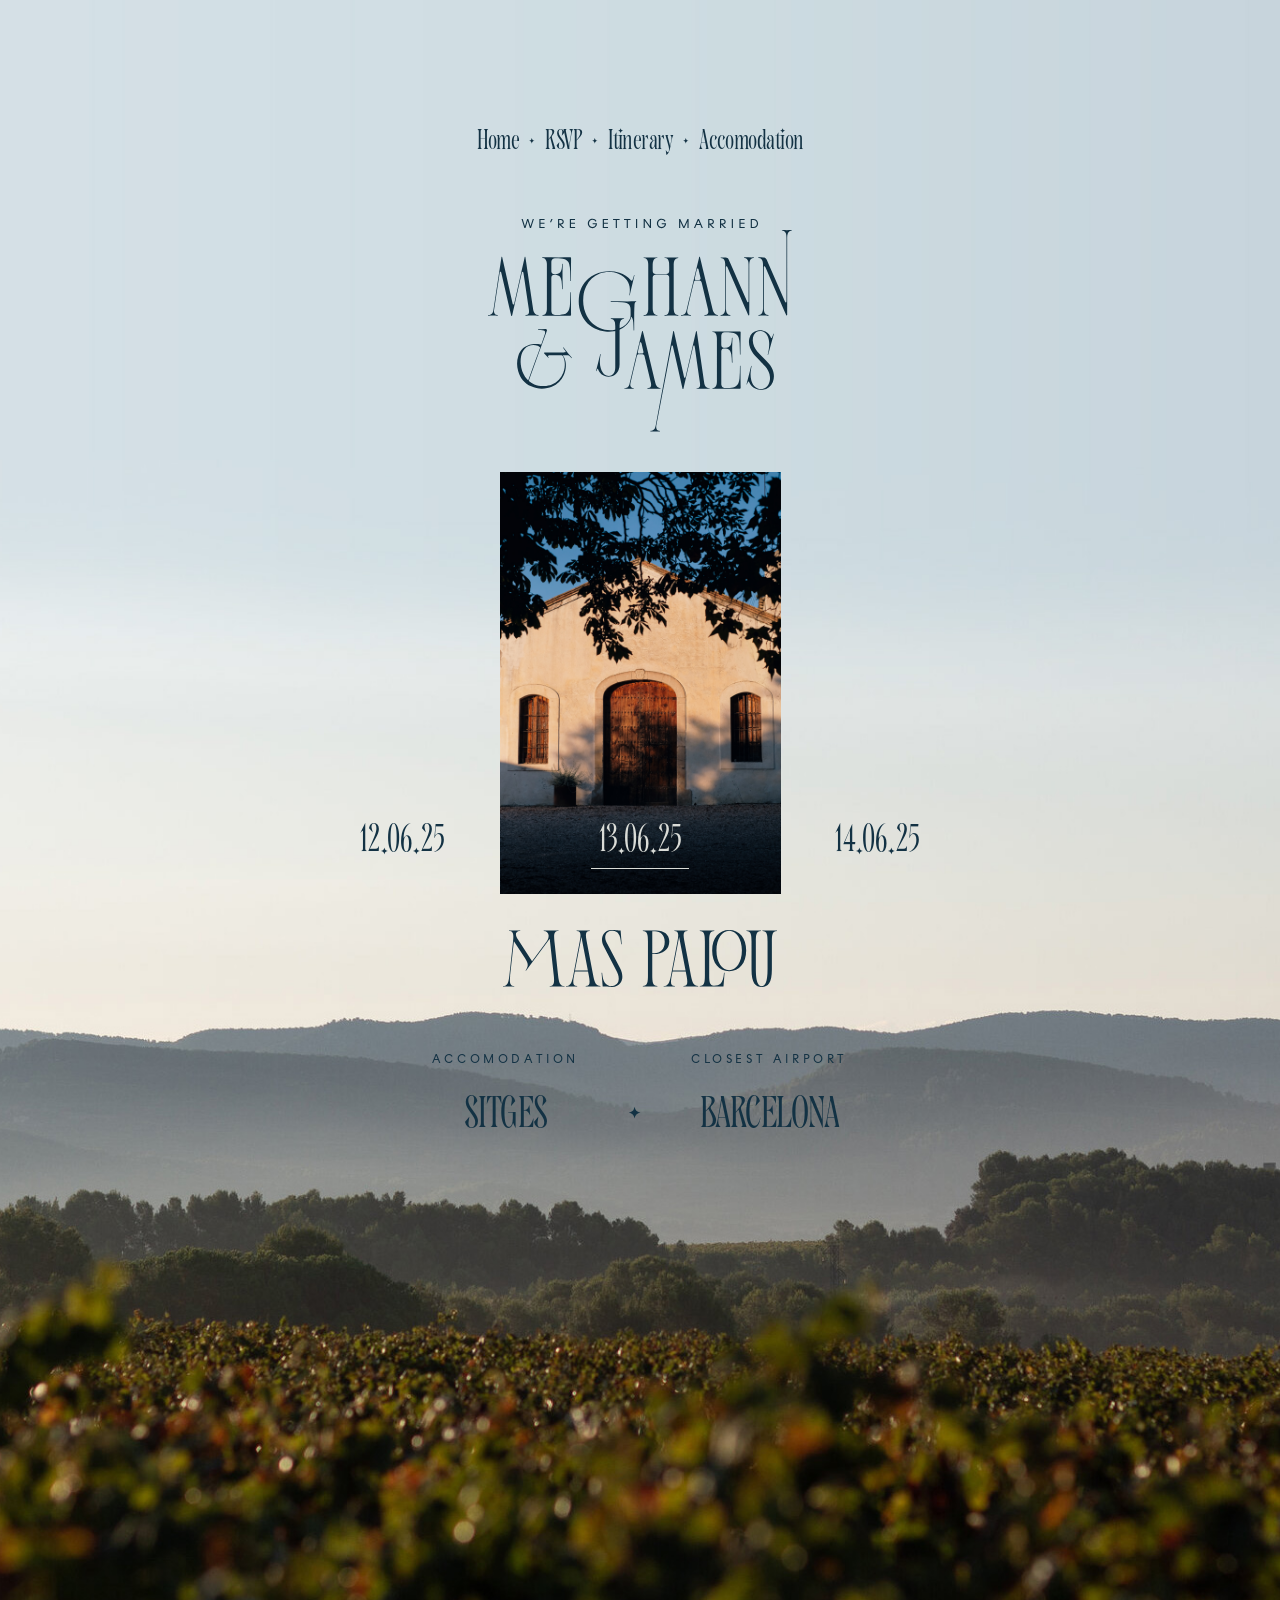
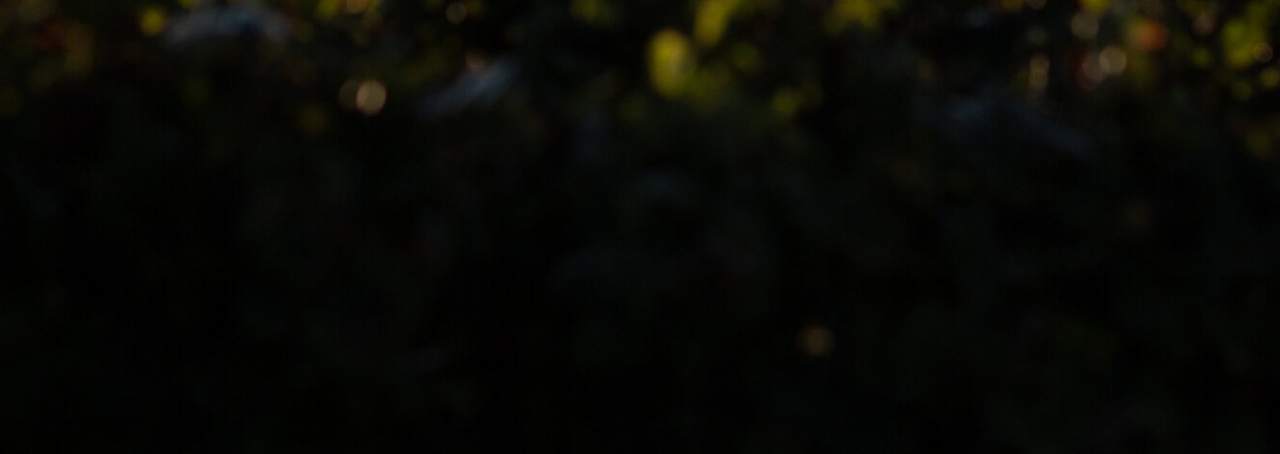
<file: index.html>
<!DOCTYPE html>
<html lang="en">
	<head>
		<meta charset="UTF-8" />
		<meta name="viewport" content="width=device-width, initial-scale=1.0" />
		<title>Meghann & James</title>

		<link rel="icon" href="favicon.ico" type="image/x-icon" />
		<link rel="stylesheet" href="css/style.css" />
	</head>
	<body class="home">
		<header>
			<nav>
				<a href="./">Home</a>
				<img
					src="assets/images/star_divider_blue.svg"
					alt="Star divider"
					width="6"
				/>
				<a href="rsvp.html">RSVP</a>
				<img
					src="assets/images/star_divider_blue.svg"
					alt="Star divider"
					width="6"
				/>
				<a href="itinerary.html">Itinerary</a>
				<img
					src="assets/images/star_divider_blue.svg"
					alt="Star divider"
					width="6"
				/>
				<a href="accomodation.html">Accomodation</a>
			</nav>
		</header>

		<main>
			<img
				class="logo"
				src="assets/images/wedding_logo.svg"
				alt="Meghann & James"
			/>

			<div class="venue">
				<div class="venue-dates">
					<img src="assets/images/mas_palou_venue.jpeg" alt="Venue" />

					<div class="dates">
						<p>12.06.25</p>
						<p>13.06.25</p>
						<p>14.06.25</p>
					</div>
				</div>

				<img
					class="venue-logo"
					src="assets/images/mas_palou_logo_blue.svg"
					alt="Mas Palou"
				/>
			</div>

			<div class="details">
				<div class="detail">
					<h6>ACCOMODATION</h6>
					<p>SITGES</p>
				</div>

				<div class="detail">
					<h6 class="hidden"></h6>
					<div class="divider">
						<img
							src="assets/images/star_divider_blue.svg"
							alt="Star divider"
						/>
					</div>
				</div>

				<div class="detail">
					<h6>CLOSEST AIRPORT</h6>
					<p>BARCELONA</p>
				</div>
			</div>
		</main>
	</body>
</html>
</file>
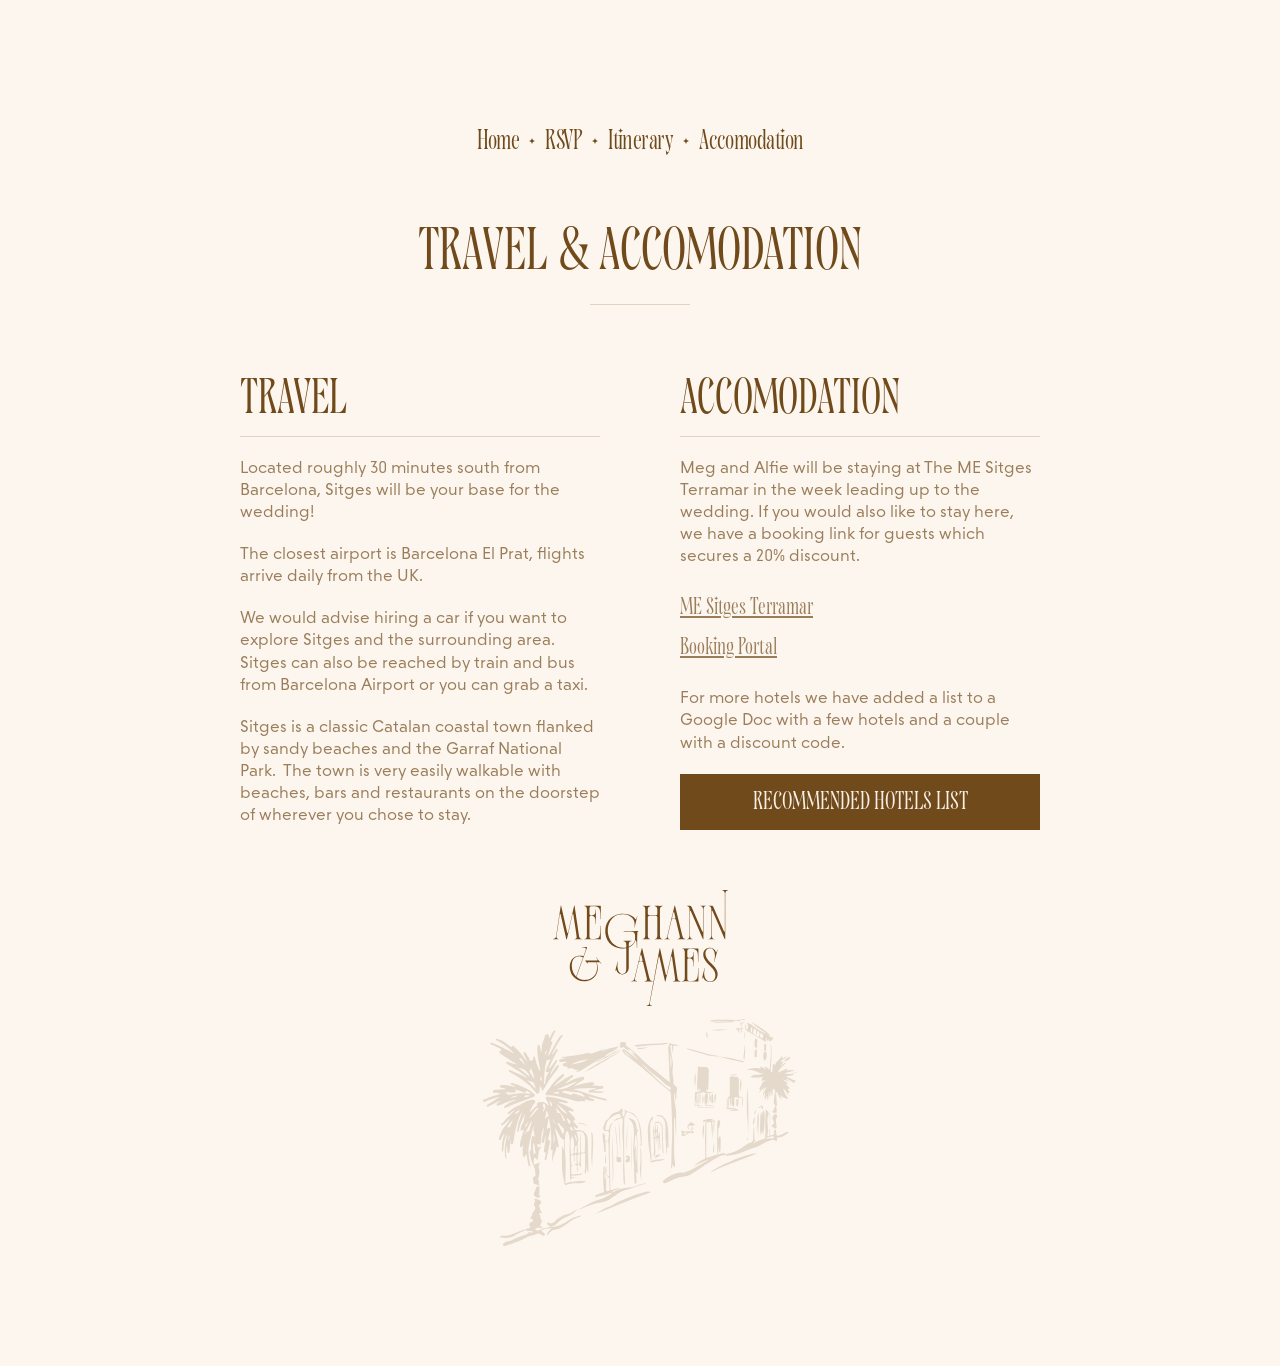
<file: accomodation.html>
<!DOCTYPE html>
<html lang="en">
	<head>
		<meta charset="UTF-8" />
		<meta name="viewport" content="width=device-width, initial-scale=1.0" />
		<title>Meghann & James</title>

		<link rel="icon" href="favicon.ico" type="image/x-icon" />
		<link rel="stylesheet" href="css/style.css" />
	</head>
	<body>
		<header>
			<nav>
				<a href="./">Home</a>
				<img src="assets/images/star.svg" alt="Star divider" />
				<a href="rsvp.html">RSVP</a>
				<img src="assets/images/star.svg" alt="Star divider" />
				<a href="itinerary.html">Itinerary</a>
				<img src="assets/images/star.svg" alt="Star divider" />
				<a href="accomodation.html">Accomodation</a>
			</nav>
		</header>
		<main>
			<div class="container">
				<div class="title-wrapper">
					<h1 class="page-title">TRAVEL & ACCOMODATION</h1>
					<div class="underline"></div>
				</div>

				<section>
					<div class="travel-container">
						<div class="travel-column">
							<h2 class="subtitle">TRAVEL</h2>
							<div class="subtitle-underline"></div>
							<p class="text">
								Located roughly 30 minutes south from Barcelona,
								Sitges will be your base for the wedding!
							</p>

							<p class="text">
								The closest airport is Barcelona El
								Prat, flights arrive daily from the UK. 
							</p>

							<p class="text">
								We would advise hiring a car if you want to
								explore Sitges and the surrounding area.  Sitges
								can also be reached by train and bus from
								Barcelona Airport or you can grab a taxi.
							</p>

							<p class="text">
								Sitges is a classic Catalan coastal town flanked
								by sandy beaches and the Garraf National Park. 
								The town is very easily walkable with beaches,
								bars and restaurants on the doorstep of wherever
								you chose to stay.
							</p>
						</div>

						<div class="travel-column">
							<h2 class="subtitle">ACCOMODATION</h2>
							<div class="subtitle-underline"></div>
							<p class="text">
								Meg and Alfie will be staying at The ME Sitges
								Terramar in the week leading up to the wedding.
								If you would also like to stay here, we have a
								booking link for guests which secures a 20%
								discount.
							</p>

							<div class="travel-links">
								<a
									class="link"
									href="https://www.melia.com/en/hotels/spain/sitges/me-sitges-terramar"
									target="_blank"
									rel="noreferrer"
									>ME Sitges Terramar</a
								>
								<a
									class="link"
									href="https://events.melia.com/en/events/me-sitges-terramar/MEGHANN-JAME-S-WEDDING"
									target="_blank"
									rel="noreferrer"
									>Booking Portal</a
								>
							</div>

							<p class="text">
								For more hotels we have added a list to a Google
								Doc with a few hotels and a couple with a
								discount code.
							</p>

							<a
								class="button"
								href="https://docs.google.com/spreadsheets/u/0/d/1xbPCqP8fkLKPit-TY7g_hqwplK7mmsCPHze9EsHtiUM/htmlview"
								target="_blank"
								rel="noreferrer"
							>
								RECOMMENDED HOTELS LIST
							</a>
						</div>
					</div>
				</section>
			</div>
		</main>
		<footer>
			<img
				class="footer-image"
				src="assets/images/bottom_image.svg"
				alt="Meghann & James"
			/>
		</footer>
	</body>
</html>
</file>
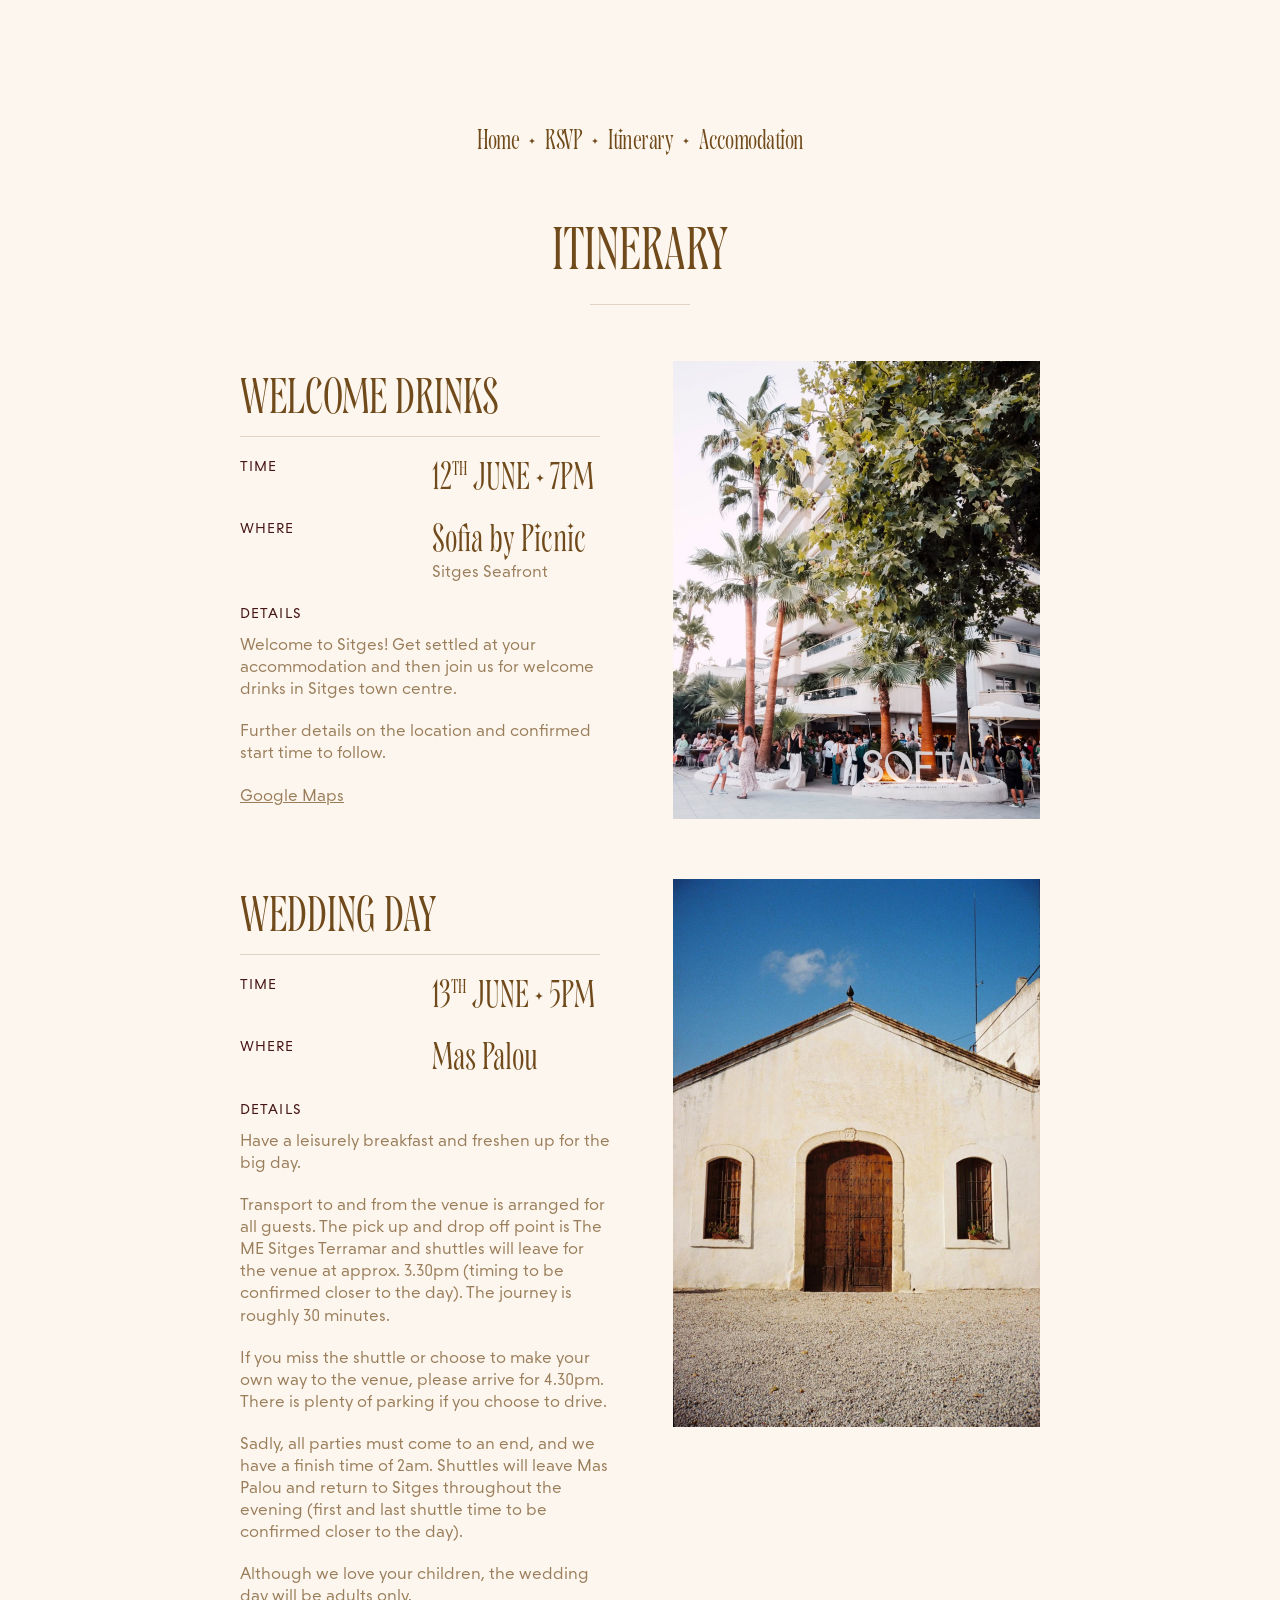
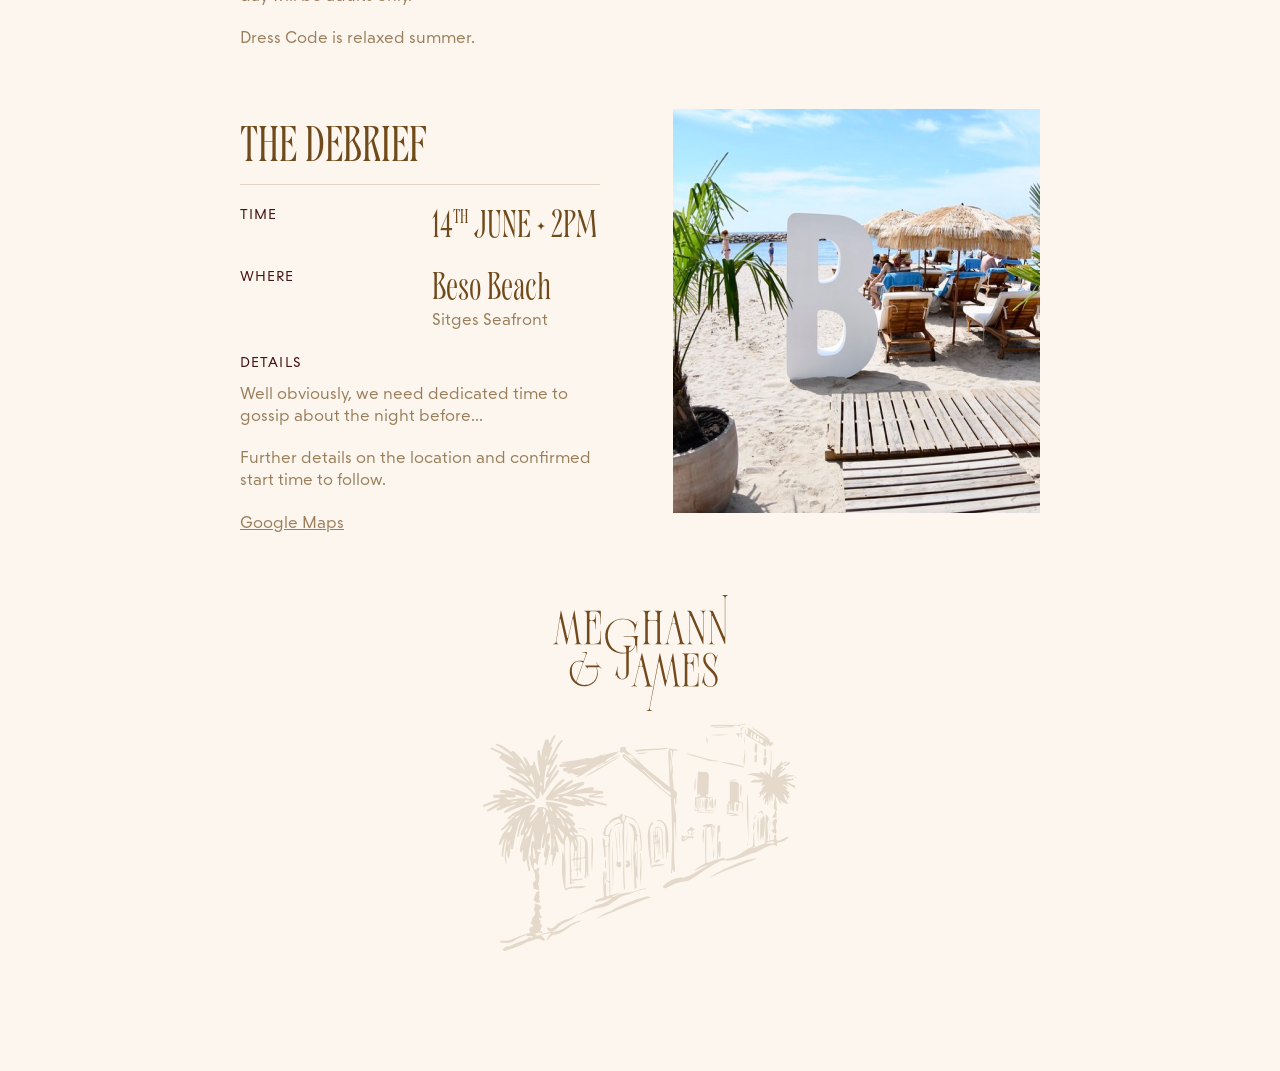
<file: itinerary.html>
<!DOCTYPE html>
<html lang="en">
	<head>
		<meta charset="UTF-8" />
		<meta name="viewport" content="width=device-width, initial-scale=1.0" />
		<title>Meghann & James</title>

		<link rel="icon" href="favicon.ico" type="image/x-icon" />
		<link rel="stylesheet" href="css/style.css" />
	</head>
	<body>
		<header>
			<nav>
				<a href="./">Home</a>
				<img src="assets/images/star.svg" alt="Star divider" />
				<a href="rsvp.html">RSVP</a>
				<img src="assets/images/star.svg" alt="Star divider" />
				<a href="itinerary.html">Itinerary</a>
				<img src="assets/images/star.svg" alt="Star divider" />
				<a href="accomodation.html">Accomodation</a>
			</nav>
		</header>
		<main>
			<div class="container">
				<div class="title-wrapper">
					<h1 class="page-title">ITINERARY</h1>
					<div class="underline"></div>
				</div>

				<section>
					<div class="itinerary-item">
						<div class="itinerary-info">
							<h2 class="subtitle">WELCOME DRINKS</h2>
							<div class="subtitle-underline"></div>
							<div class="itinerary-details">
								<div class="itinerary-detail">
									<h6 class="itinerary-label">TIME</h6>
									<div class="itinerary-value-wrapper">
										<p class="itinerary-value">
											<span>12<sup>TH</sup> JUNE</span>
											<img
												src="assets/images/star.svg"
												alt="Star divider"
												width="8"
											/>
											<span>7PM</span>
										</p>
									</div>
								</div>
								<div class="itinerary-detail">
									<h6 class="itinerary-label">WHERE</h6>
									<div class="itinerary-value-wrapper">
										<p class="itinerary-value">
											Sofia by Picnic
										</p>
										<p class="text">Sitges Seafront</p>
									</div>
								</div>
								<div class="itinerary-details-block">
									<h6 class="itinerary-label">DETAILS</h6>
									<p class="text">
										Welcome to Sitges! Get settled at your
										accommodation and then join us for
										welcome drinks in Sitges town centre.
									</p>
									<p class="text">
										Further details on the location and
										confirmed start time to follow.
									</p>
									<a
										class="map-link"
										href="https://www.google.com/maps/place/Sofia+by+Picnic/@41.2339653,1.8038933,17z/data=!3m1!4b1!4m6!3m5!1s0x12a381a563dbd4e9:0x6eeef365ffcc613d!8m2!3d41.2339653!4d1.8038933!16s%2Fg%2F11svpm5t9z?entry=ttu&g_ep=EgoyMDI1MDEyOS4xIKXMDSoASAFQAw%3D%3D"
										target="_blank"
										rel="noopener"
									>
										Google Maps
									</a>
								</div>
							</div>
						</div>
						<img
							class="itinerary-image"
							src="assets/images/welcome_drinks.jpg"
							alt="Sofia by Picnic"
						/>
					</div>
				</section>

				<section>
					<div class="itinerary-item">
						<div class="itinerary-info">
							<h2 class="subtitle">WEDDING DAY</h2>
							<div class="subtitle-underline"></div>
							<div class="itinerary-details">
								<div class="itinerary-detail">
									<h6 class="itinerary-label">TIME</h6>
									<div class="itinerary-value-wrapper">
										<p class="itinerary-value">
											<span>13<sup>TH</sup> JUNE</span>
											<img
												src="assets/images/star.svg"
												alt="Star divider"
												width="8"
											/>
											<span>5PM</span>
										</p>
									</div>
								</div>
								<div class="itinerary-detail">
									<h6 class="itinerary-label">WHERE</h6>
									<div class="itinerary-value-wrapper">
										<p class="itinerary-value">Mas Palou</p>
									</div>
								</div>
								<div class="itinerary-details-block">
									<h6 class="itinerary-label">DETAILS</h6>
									<p class="text">
										Have a leisurely breakfast and freshen
										up for the big day.
									</p>
									<p class="text">
										Transport to and from the venue is
										arranged for all guests. The pick up and
										drop off point is The ME Sitges Terramar
										and shuttles will leave for the venue at
										approx. 3.30pm (timing to be confirmed
										closer to the day). The journey is
										roughly 30 minutes.
									</p>
									<p class="text">
										If you miss the shuttle or choose to
										make your own way to the venue, please
										arrive for 4.30pm. There is plenty of
										parking if you choose to drive.
									</p>
									<p class="text">
										Sadly, all parties must come to an end,
										and we have a finish time of 2am.
										Shuttles will leave Mas Palou and return
										to Sitges throughout the evening (first
										and last shuttle time to be confirmed
										closer to the day).
									</p>
									<p class="text">
										Although we love your children, the
										wedding day will be adults only.
									</p>
									<p class="text">
										Dress Code is relaxed summer.
									</p>
								</div>
							</div>
						</div>
						<img
							class="itinerary-image"
							src="assets/images/wedding_day.jpg"
							alt="Wedding Day"
						/>
					</div>
				</section>

				<section>
					<div class="itinerary-item">
						<div class="itinerary-info">
							<h2 class="subtitle">THE DEBRIEF</h2>
							<div class="subtitle-underline"></div>
							<div class="itinerary-details">
								<div class="itinerary-detail">
									<h6 class="itinerary-label">TIME</h6>
									<div class="itinerary-value-wrapper">
										<p class="itinerary-value">
											<span>14<sup>TH</sup> JUNE</span>
											<img
												src="assets/images/star.svg"
												alt="Star divider"
												width="8"
											/>
											<span>2PM</span>
										</p>
									</div>
								</div>
								<div class="itinerary-detail">
									<h6 class="itinerary-label">WHERE</h6>
									<div class="itinerary-value-wrapper">
										<p class="itinerary-value">
											Beso Beach
										</p>
										<p class="text">Sitges Seafront</p>
									</div>
								</div>
								<div class="itinerary-details-block">
									<h6 class="itinerary-label">DETAILS</h6>
									<p class="text">
										Well obviously, we need dedicated time
										to gossip about the night before…
									</p>
									<p class="text">
										Further details on the location and
										confirmed start time to follow.
									</p>
									<a
										class="map-link"
										href="https://www.google.com/maps/place/Beso+Beach+Sitges/data=!4m2!3m1!1s0x0:0xfadf2545cb931aa8?sa=X&ved=1t:2428&ictx=111"
										target="_blank"
										rel="noopener"
									>
										Google Maps
									</a>
								</div>
							</div>
						</div>
						<img
							class="itinerary-image"
							src="assets/images/debrief.jpg"
							alt="Debrief"
						/>
					</div>
				</section>
			</div>
		</main>
		<footer>
			<img
				class="footer-image"
				src="assets/images/bottom_image.svg"
				alt="Meghann & James"
			/>
		</footer>
	</body>
</html>
</file>
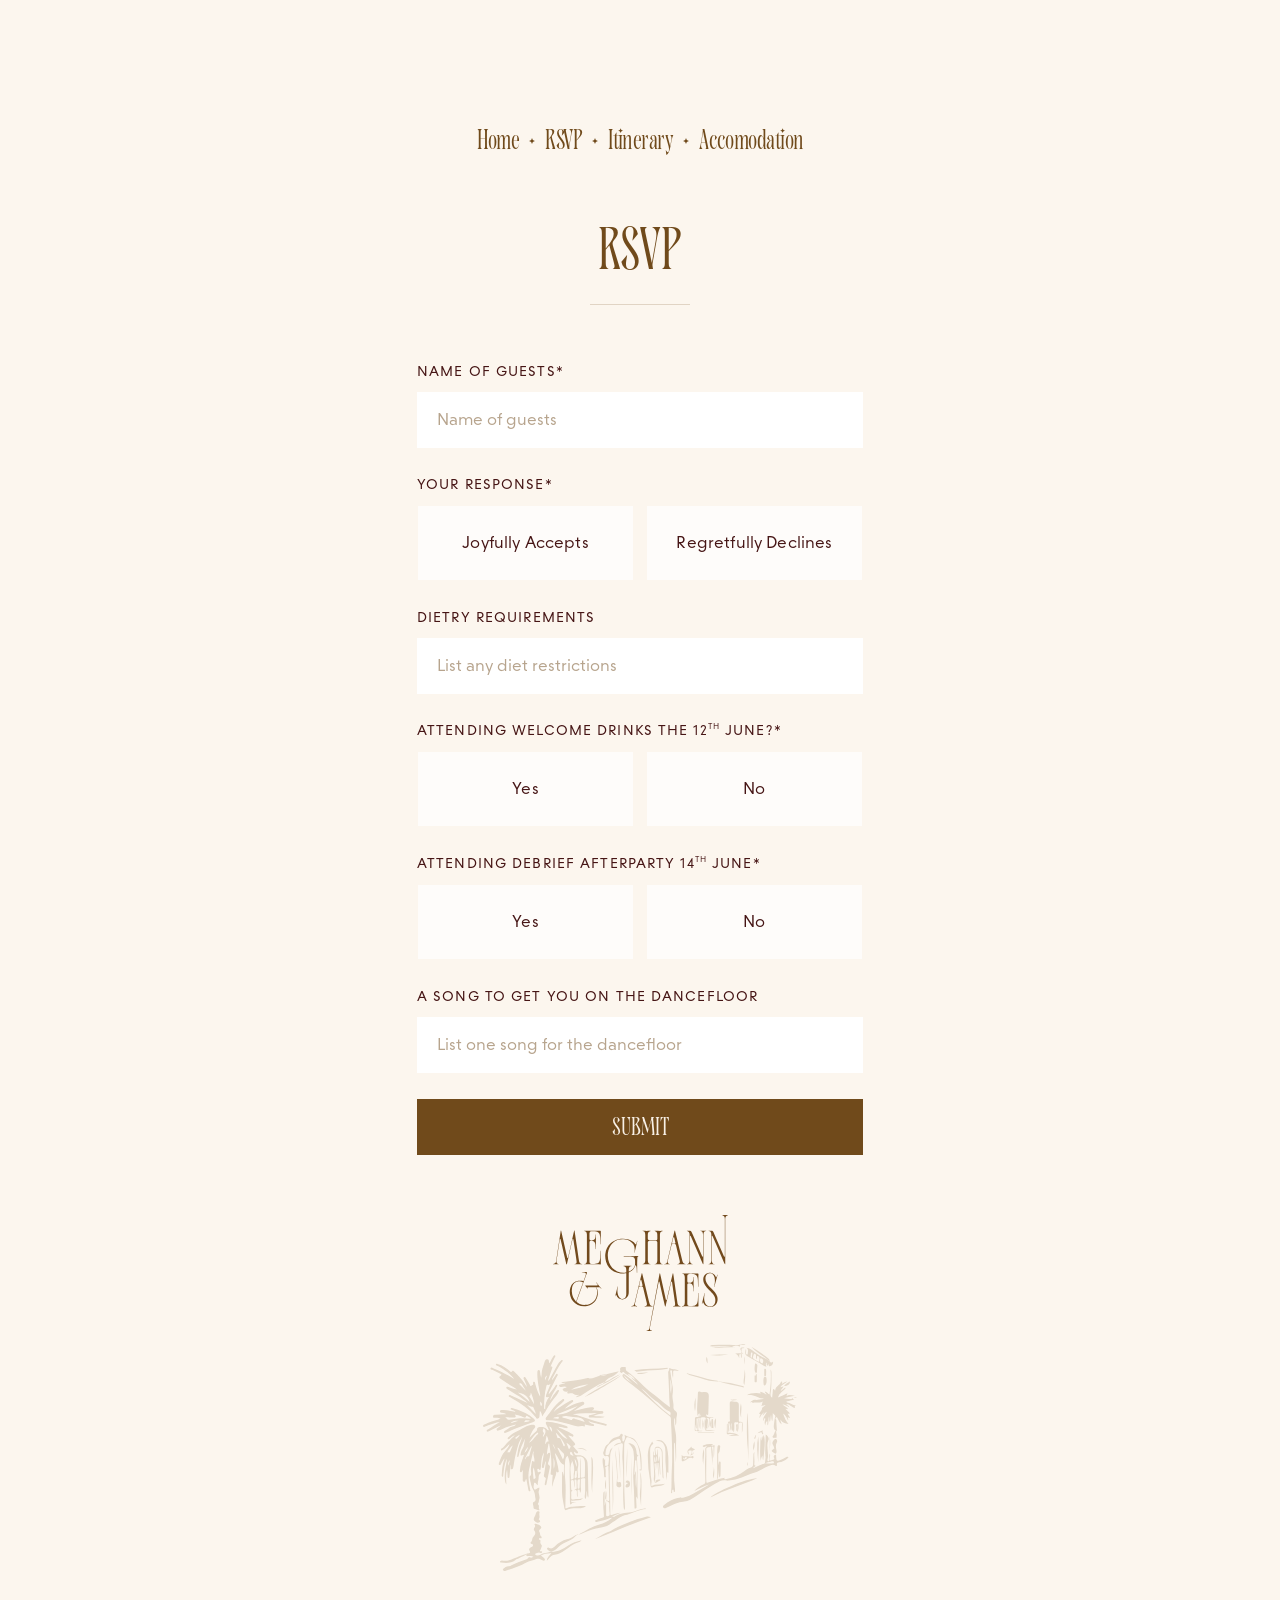
<file: rsvp.html>
<!DOCTYPE html>
<html lang="en">
	<head>
		<meta charset="UTF-8" />
		<meta name="viewport" content="width=device-width, initial-scale=1.0" />
		<title>Meghann & James</title>

		<link rel="icon" href="favicon.ico" type="image/x-icon" />
		<link rel="stylesheet" href="css/style.css" />
	</head>
	<body>
		<header>
			<nav>
				<a href="./">Home</a>
				<img src="assets/images/star.svg" alt="Star divider" />
				<a href="rsvp.html">RSVP</a>
				<img src="assets/images/star.svg" alt="Star divider" />
				<a href="itinerary.html">Itinerary</a>
				<img src="assets/images/star.svg" alt="Star divider" />
				<a href="accomodation.html">Accomodation</a>
			</nav>
		</header>
		<main>
			<div class="container">
				<div class="title-wrapper">
					<h1 class="page-title">RSVP</h1>
					<div class="underline"></div>
				</div>

				<section>
					<form class="rsvp-form">
						<div class="form-group">
							<label for="name">NAME OF GUESTS*</label>
							<input
								type="text"
								id="name"
								name="Name of Guests*"
								placeholder="Name of guests"
								required
							/>
						</div>
						<div class="form-group">
							<label>YOUR RESPONSE*</label>
							<div class="radio-group">
								<div class="radio-button">
									<input
										type="radio"
										id="accept"
										name="Your Response*"
										value="Joyfully Accepts"
										required
									/>
									<label for="accept">Joyfully Accepts</label>
								</div>
								<div class="radio-button">
									<input
										type="radio"
										id="decline"
										name="Your Response*"
										value="Regretfully Declines"
										required
									/>
									<label for="decline"
										>Regretfully Declines</label
									>
								</div>
							</div>
						</div>
						<div class="form-group">
							<label for="guests">DIETRY REQUIREMENTS</label>
							<input
								type="text"
								id="diet"
								name="Dietry requirments"
								placeholder="List any diet restrictions"
							/>
						</div>
						<div class="form-group">
							<label
								>ATTENDING WELCOME DRINKS THE 12<sup>TH</sup>
								JUNE?*</label
							>
							<div class="radio-group">
								<div class="radio-button">
									<input
										type="radio"
										id="accept_drinks"
										name="Attending welcome drinks the 12th June?"
										value="Yes"
										required
									/>
									<label for="accept_drinks">Yes</label>
								</div>
								<div class="radio-button">
									<input
										type="radio"
										id="decline_drinks"
										name="Attending welcome drinks the 12th June?"
										value="No"
										required
									/>
									<label for="decline_drinks">No</label>
								</div>
							</div>
						</div>
						<div class="form-group">
							<label
								>ATTENDING DEBRIEF AFTERPARTY 14<sup>TH</sup>
								JUNE*</label
							>
							<div class="radio-group">
								<div class="radio-button">
									<input
										type="radio"
										id="accept_debrief"
										name="Attending debrief afterparty 14th June?"
										value="Yes"
										required
									/>
									<label for="accept_debrief">Yes</label>
								</div>
								<div class="radio-button">
									<input
										type="radio"
										id="decline_debrief"
										name="Attending debrief afterparty 14th June?"
										value="No"
										required
									/>
									<label for="decline_debrief">No</label>
								</div>
							</div>
						</div>
						<div class="form-group">
							<label for="guests"
								>A SONG TO GET YOU ON THE DANCEFLOOR</label
							>
							<input
								type="text"
								id="song"
								name="A song to get you on the dancefloor"
								placeholder="List one song for the dancefloor"
							/>
						</div>
						<button class="button" type="submit">
							<span class="button-text">SUBMIT</span>
							<span class="loader hide"></span>
						</button>
					</form>

					<p class="success-message hide">Thank you for your RSVP!</p>
					<p class="error-message hide">
						There was an error with your RSVP, please try again.
					</p>
				</section>
			</div>
		</main>
		<footer>
			<img
				class="footer-image"
				src="assets/images/bottom_image.svg"
				alt="Meghann & James"
			/>
		</footer>
	</body>

	<script>
		const form = document.querySelector(".rsvp-form");
		const loader = document.querySelector("button .loader");
		const button = document.querySelector("button");
		const buttonText = document.querySelector("button .button-text");
		const successMessage = document.querySelector(".success-message");
		const errorMessage = document.querySelector(".error-message");

		form.addEventListener("submit", (e) => {
			e.preventDefault();
			button.disabled = true;
			loader.classList.remove("hide");
			buttonText.classList.add("hide");
			const formData = new FormData(form);
			fetch(
				"https://script.google.com/macros/s/AKfycbyVFYiLUTJ4s4lA-mXn1D15LNb7tQRZX_zS9xgoi9OlFglDE0y63lDaBShkaLmGz1OO3Q/exec",
				{
					method: "POST",
					body: formData,
				}
			)
				.then((response) => response.json())
				.then((data) => {
					form.reset();
					form.classList.add("hide");
					successMessage.classList.remove("hide");
				})
				.catch((error) => {
					button.disabled = false;
					loader.classList.add("hide");
					buttonText.classList.remove("hide");
					errorMessage.classList.remove("hide");
				});
		});
	</script>
</html>
</file>
<file: css/style.css>
@import url("fonts.css");
@import url("reset.css");

body {
	min-height: 100vh;
	font-family: "Mirtha Display", sans-serif;
	background-color: #fcf6ee;
	color: #704a1b;
	padding: env(safe-area-inset-top, 20px) env(safe-area-inset-right, 20px)
		env(safe-area-inset-bottom, 20px) env(safe-area-inset-left, 20px);
}

body.home {
	background-image: url("../assets/images/mas_palou_backdrop.jpg");
	background-size: cover;
	background-position: center;
	color: #133244;
	padding-bottom: 822px;
}

body.home nav a {
	color: #133244;
}

header {
	padding: 120px 20px 56px;
}

nav {
	display: flex;
	justify-content: center;
	align-items: center;
	gap: 10px;
	padding: 0 20px;
}

nav a {
	font-size: 28px;
	letter-spacing: -0.56px;
	color: #704a1b;
	text-decoration: none;
}

.container {
	max-width: 840px;
	margin: auto;
	padding: 0 20px;
}

.title-wrapper {
	display: flex;
	justify-content: center;
	align-items: center;
	flex-direction: column;
	gap: 20px;
	margin-bottom: 56px;
}

.page-title {
	font-size: 60px;
	line-height: normal;
	text-align: center;
	font-weight: 400;
}

.underline {
	display: block;
	width: 100px;
	height: 1px;
	background-color: rgba(114, 74, 29, 0.2);
}

.subtitle {
	font-size: 50px;
	font-weight: 400;
}

.subtitle-underline {
	display: block;
	width: 100%;
	max-width: 360px;
	height: 1px;
	background-color: rgba(114, 74, 29, 0.2);
	margin-bottom: 20px;
}

.text {
	font-size: 16px;
	line-height: 1.38;
	color: rgba(112, 74, 27, 0.7);
	font-family: "To Record", sans-serif;
	margin-bottom: 20px;
}

.text:last-of-type {
	margin-bottom: 0;
}

.button {
	border: none;
	text-decoration: none;
	height: 56px;
	color: #f8f0e6;
	background-color: #704a1b;
	text-align: center;
	font-size: 26px;
	display: flex;
	justify-content: center;
	align-items: center;
	padding: 0 20px;
	transition: background-color 0.3s;
	cursor: pointer;
}

.button:hover {
	background-color: #461515;
}

.button:disabled {
	background-color: #dadcd7;
	cursor: default;
}

.loader {
	width: 32px;
	height: 32px;
	border: 3px solid #fff;
	border-bottom-color: transparent;
	border-radius: 50%;
	display: inline-block;
	box-sizing: border-box;
	animation: rotation 1s linear infinite;
}

@keyframes rotation {
	0% {
		transform: rotate(0deg);
	}
	100% {
		transform: rotate(360deg);
	}
}

.link {
	font-size: 24px;
	line-height: 40px;
	text-decoration: underline;
	color: rgba(112, 74, 27, 0.7);
}

section {
	margin-bottom: 60px;
}

section:last-of-type {
	margin-bottom: 0;
}

footer {
	padding: 60px 20px 120px;
}

.footer-image {
	width: 314px;
	max-width: 100%;
	margin: auto;
}

input[type="text"],
input[type="email"] {
	font-family: "To Record", sans-serif;
	height: 56px;
	padding: 0 20px;
	font-size: 16px;
	border: none;
}

input[type="text"]:focus-visible,
input[type="email"]:focus-visible {
	outline: 1px solid #704a1b;
}

input[type="text"]::placeholder,
input[type="email"]::placeholder {
	color: rgba(112, 74, 27, 0.5);
}

.radio-button {
	flex: 1;
	height: 76px;
	position: relative;
	border: 1px solid transparent;
	cursor: pointer;
}

.radio-button:hover {
	border-color: #704a1b;
}

.radio-button > label {
	font-size: 16px;
	font-family: "To Record", sans-serif;
	line-height: 1.25;
	letter-spacing: 0.16px;
	color: #461515;
	position: absolute;
	top: 50%;
	left: 50%;
	transform: translate(-50%, -50%);
	z-index: 1;
	width: max-content;
	max-width: 90%;
	text-align: center;
	cursor: pointer;
}

input[type="radio"] {
	-webkit-appearance: none;
	appearance: none;
	background-color: rgba(255, 255, 255, 0.7);
	height: 100%;
	width: 100%;
	position: absolute;
	top: 0;
	left: 0;
	border-radius: 0;
	cursor: pointer;
}

input[type="radio"]:checked {
	border: 1px solid #704a1b;
	background-color: #fff;
}

input[type="radio"]:checked + label {
	color: #704a1b;
}

@media screen and (max-width: 768px) {
	body.home {
		padding-bottom: 722px;
	}

	header {
		padding: 30px 20px;
	}

	.title-wrapper {
		margin-bottom: 40px;
	}

	.underline {
		width: 84px;
	}

	footer {
		padding: 30px 10px 35px;
	}
}

/* HOME PAGE */
.logo {
	margin: auto;
	margin-bottom: 40px;
}

.venue {
	margin-bottom: 36px;
}

.venue-dates {
	position: relative;
	margin-bottom: 36px;
}

.venue-dates img {
	max-width: 281px;
	margin: auto;
}

.venue-dates .dates {
	position: absolute;
	bottom: 25px;
	left: 50%;
	transform: translateX(-50%);
	display: flex;
	justify-content: space-between;
	align-items: center;
	gap: 20px;
	padding: 0 20px;
	width: 100%;
	max-width: 600px;
}

.venue-dates .dates p {
	text-align: center;
	font-size: 38.4px;
}

.venue-dates .dates p:nth-child(2) {
	color: #dadcd7;
}

.venue-dates .dates p:nth-child(2)::after {
	content: "";
	display: block;
	width: 98px;
	height: 1px;
	background-color: #dadcd7;
	position: absolute;
	bottom: 0;
	left: 50%;
	transform: translateX(-50%);
}

.venue-logo {
	margin: auto;
	margin-bottom: 63px;
}

.details {
	display: flex;
	justify-content: center;
	align-items: stretch;
	gap: 50px;
	text-align: center;
	margin-bottom: 85px;
	padding: 0 20px;
}

.details .detail {
	display: flex;
	flex-direction: column;
	align-items: center;
}

.detail .hidden {
	visibility: hidden;
	height: 18px;
}

.detail .divider {
	flex: 1;
	display: flex;
	justify-content: center;
	align-items: center;
}

.detail h6 {
	font-family: "To Record", sans-serif;
	font-size: 12px;
	font-weight: 400;
	letter-spacing: 3.6px;
	margin-bottom: 12px;
}

.detail p {
	font-size: 45px;
	font-weight: 400;
	letter-spacing: -0.9px;
}

.more-info {
	display: flex;
	justify-content: center;
	align-items: center;
	gap: 16px;
	overflow: hidden;
}

.more-info p {
	color: #f9f0e3;
	text-align: center;
	font-size: 99.728px;
	white-space: nowrap;
}

.rsvp {
	display: block;
	text-decoration: none;
	color: #f9f0e3;
	text-align: center;
	font-family: "TO Record";
	font-size: 12px;
	line-height: 30px;
	letter-spacing: 3.6px;
	position: relative;
	margin-top: 80px;
}

.rsvp::after {
	content: "";
	display: block;
	width: 226px;
	height: 1px;
	background-color: #f9f0e3;
	position: absolute;
	bottom: 0px;
	left: 50%;
	transform: translateX(-50%);
	transition: width 0.3s;
}

.rsvp:hover::after {
	width: 0;
}

@media screen and (max-width: 768px) {
	.venue-dates .dates {
		padding: 0 10px;
		max-width: 280px;
		gap: 8px;
	}

	.venue-dates .dates p {
		font-size: 32px;
		color: #dadcd7;
	}

	.venue-dates .dates p:nth-child(2)::after {
		width: 78px;
	}

	.details {
		gap: 8px;
	}

	.details p {
		font-size: 32px;
	}

	.more-info {
		gap: 8px;
	}

	.more-info p {
		font-size: 40px;
	}

	.more-info img {
		width: 20px;
	}
}

/* ITINERARY PAGE */
.itinerary-item {
	display: flex;
	align-items: flex-start;
	gap: 60px;
}

.itinerary-details {
	display: flex;
	flex-direction: column;
	gap: 20px;
}

.itinerary-detail {
	display: flex;
	align-items: flex-start;
	line-height: normal;
	gap: 10px;
}

.itinerary-label {
	flex: 1;
	color: #461515;
	font-size: 14px;
	font-family: "To Record", sans-serif;
	font-weight: 400;
	letter-spacing: 1.12px;
}

.itinerary-value-wrapper {
	flex: 1;
}

.itinerary-value {
	flex: 1;
	font-size: 38px;
	font-weight: 400;
	display: flex;
	align-items: center;
	gap: 6px;
	white-space: nowrap;
}

.itinerary-value sup {
	font-size: 20px;
}

.itinerary-details-block .itinerary-label {
	margin-bottom: 10px;
}

.map-link {
	display: block;
	color: rgba(112, 74, 27, 0.7);
	font-size: 16px;
	font-family: "To Record", sans-serif;
	text-decoration: underline;
	margin-top: 20px;
}

.itinerary-image {
	max-width: 100%;
	width: 367px;
}

@media screen and (max-width: 768px) {
	.itinerary-item {
		flex-direction: column;
		gap: 40px;
	}

	.itinerary-image {
		display: none;
	}
}

/* TRAVEL PAGE */
.travel-container {
	display: flex;
	align-items: flex-start;
	gap: 80px;
}

.travel-column {
	flex: 1;
}

.travel-column > .button {
	margin-top: 20px;
}

.travel-links {
	display: flex;
	flex-direction: column;
	margin-bottom: 20px;
}

@media screen and (max-width: 768px) {
	.travel-container {
		flex-direction: column;
		gap: 40px;
	}
}

/* RSVP PAGE */
.rsvp-form {
	display: flex;
	flex-direction: column;
	gap: 26px;
	max-width: 446px;
	margin: auto;
}

.form-group {
	display: flex;
	flex-direction: column;
	gap: 10px;
}

.form-group > label {
	font-size: 14px;
	font-family: "To Record", sans-serif;
	font-weight: 400;
	letter-spacing: 1.12px;
	color: #461515;
}

.form-group > label sup {
	font-size: 8px;
}

.radio-group {
	display: flex;
	gap: 12px;
}

.success-message {
	font-family: "To Record", sans-serif;
	font-size: 24px;
	color: #461515;
	text-align: center;
}

.error-message {
	font-family: "To Record", sans-serif;
	font-size: 18px;
	color: #ff0000;
	text-align: center;
	margin-top: 20px;
}

.hide {
	display: none;
}
</file>
